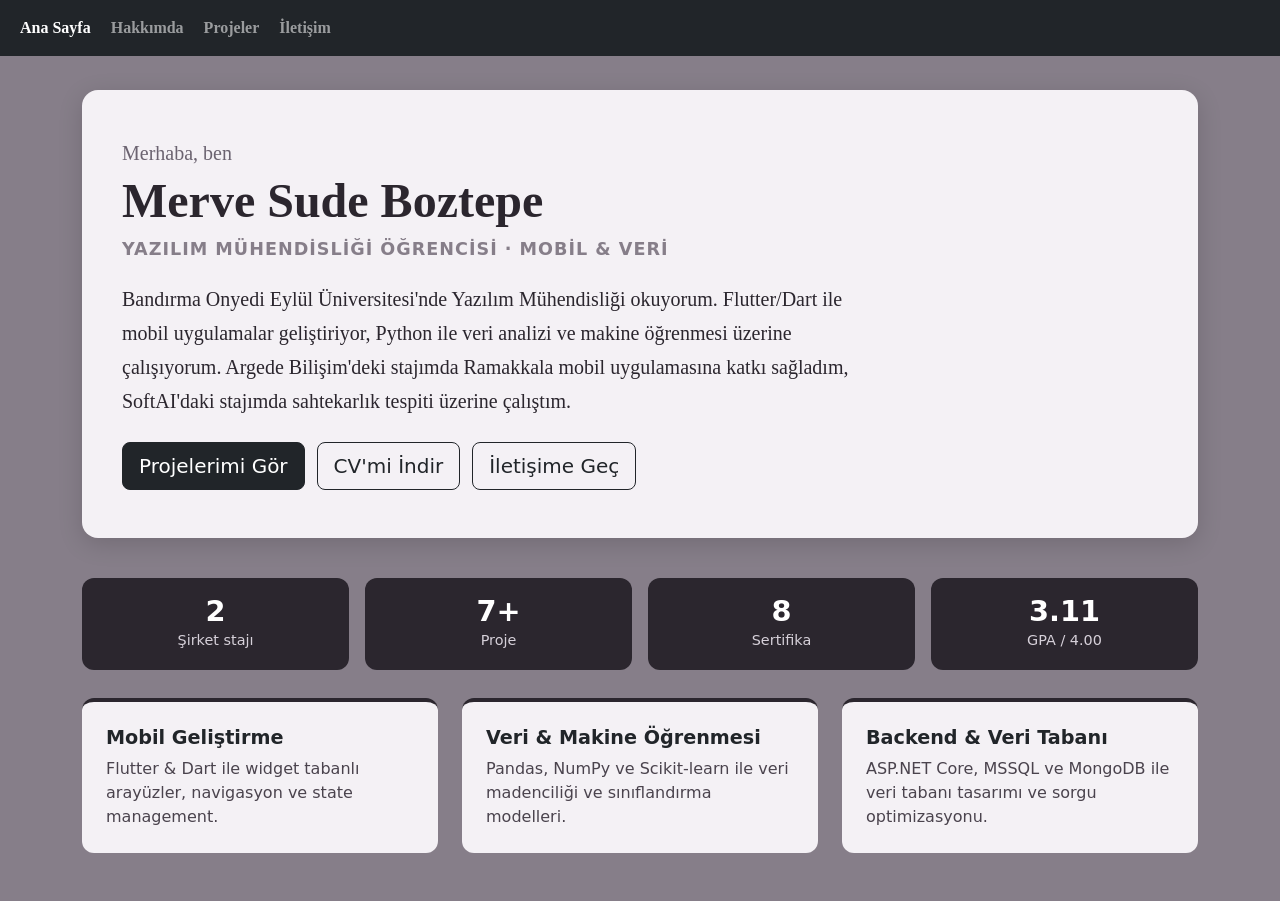
<file: index.html>
<!DOCTYPE html>
<html lang="tr">
<head>
   <meta charset="UTF-8">
   <meta name="viewport" content="width=device-width,initial-scale=1.0">
   <meta name="author" content="Merve Sude Boztepe">
   <title>Merve Sude Boztepe | Portföy</title>
   <link href="https://cdn.jsdelivr.net/npm/bootstrap@5.3.5/dist/css/bootstrap.min.css" rel="stylesheet" integrity="sha384-SgOJa3DmI69IUzQ2PVdRZhwQ+dy64/BUtbMJw1MZ8t5HZApcHrRKUc4W0kG879m7" crossorigin="anonymous">
   <link rel="stylesheet" href="style.css">
</head>
<body>

<nav class="navbar navbar-expand-sm bg-dark navbar-dark fixed-top">
   <div class="container-fluid">
     <ul class="navbar-nav">
       <li class="nav-item">
         <a class="nav-link active" href="index.html">Ana Sayfa</a>
       </li>
       <li class="nav-item">
         <a class="nav-link" href="hakkimda.html">Hakkımda</a>
       </li>
       <li class="nav-item">
         <a class="nav-link" href="projelerim.html">Projeler</a>
       </li>
       <li class="nav-item">
         <a class="nav-link" href="iletisim.html">İletişim</a>
       </li>
     </ul>
   </div>
</nav>

<main class="container hero">

   <!-- Tanıtım -->
   <section class="hero-kart">
      <p class="hero-ust">Merhaba, ben</p>
      <h1 class="hero-isim">Merve Sude Boztepe</h1>
      <p class="hero-unvan">Yazılım Mühendisliği Öğrencisi · Mobil &amp; Veri</p>
      <p class="hero-metin">
         Bandırma Onyedi Eylül Üniversitesi'nde Yazılım Mühendisliği okuyorum.
         Flutter/Dart ile mobil uygulamalar geliştiriyor, Python ile veri analizi ve
         makine öğrenmesi üzerine çalışıyorum. Argede Bilişim'deki stajımda Ramakkala mobil
         uygulamasına katkı sağladım, SoftAI'daki stajımda sahtekarlık tespiti üzerine çalıştım.
      </p>
      <div class="hero-butonlar">
         <a href="projelerim.html" class="btn btn-dark btn-lg">Projelerimi Gör</a>
         <a href="Merve_Sude_Boztepe_CV.pdf" class="btn btn-outline-dark btn-lg" download>CV'mi İndir</a>
         <a href="iletisim.html" class="btn btn-outline-dark btn-lg">İletişime Geç</a>
      </div>
   </section>

   <!-- Kısa rakamlar -->
   <section class="row g-3 rakamlar">
      <div class="col-6 col-md-3"><div class="rakam"><strong>2</strong><span>Şirket stajı</span></div></div>
      <div class="col-6 col-md-3"><div class="rakam"><strong>7+</strong><span>Proje</span></div></div>
      <div class="col-6 col-md-3"><div class="rakam"><strong>8</strong><span>Sertifika</span></div></div>
      <div class="col-6 col-md-3"><div class="rakam"><strong>3.11</strong><span>GPA / 4.00</span></div></div>
   </section>

   <!-- Odak alanları -->
   <section class="row g-4 mt-1 mb-5">
      <div class="col-md-4">
         <div class="alan">
            <h2>Mobil Geliştirme</h2>
            <p>Flutter &amp; Dart ile widget tabanlı arayüzler, navigasyon ve state management.</p>
         </div>
      </div>
      <div class="col-md-4">
         <div class="alan">
            <h2>Veri &amp; Makine Öğrenmesi</h2>
            <p>Pandas, NumPy ve Scikit-learn ile veri madenciliği ve sınıflandırma modelleri.</p>
         </div>
      </div>
      <div class="col-md-4">
         <div class="alan">
            <h2>Backend &amp; Veri Tabanı</h2>
            <p>ASP.NET Core, MSSQL ve MongoDB ile veri tabanı tasarımı ve sorgu optimizasyonu.</p>
         </div>
      </div>
   </section>

</main>

</body>
</html>
</file>
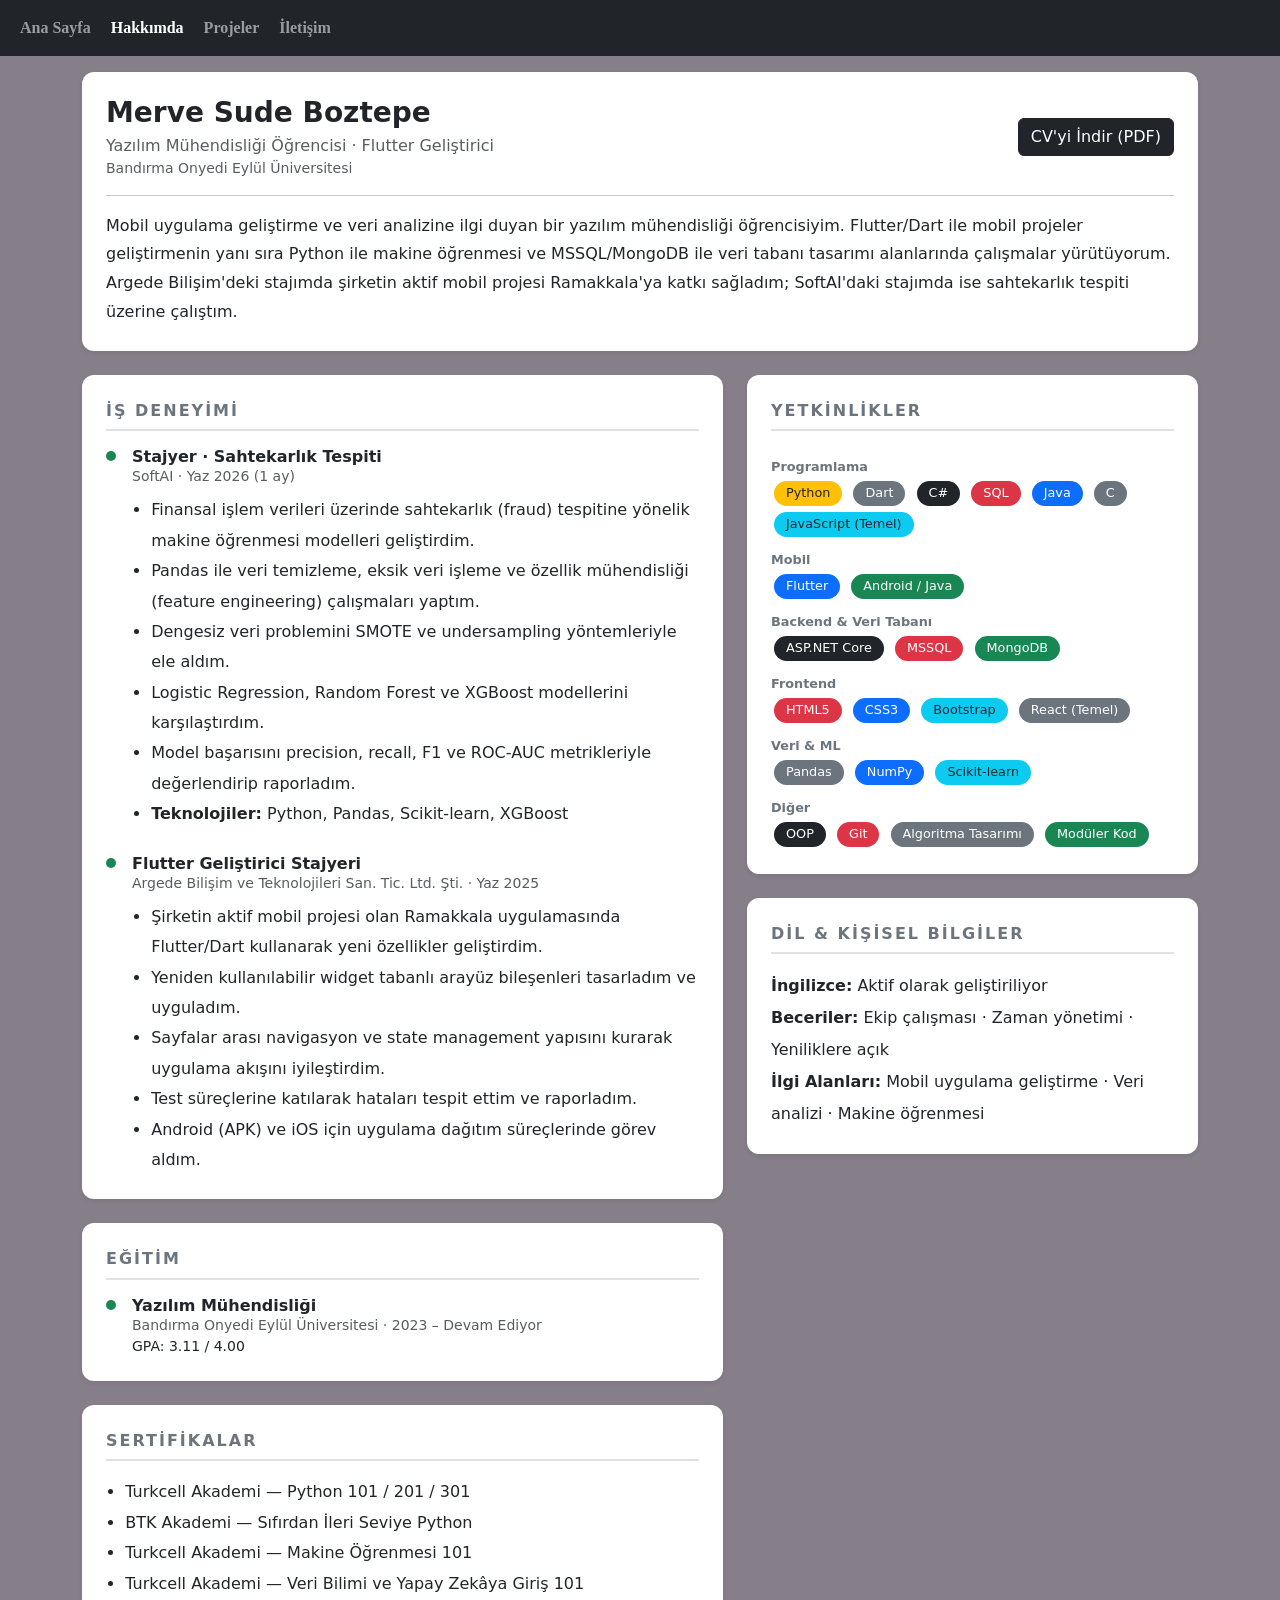
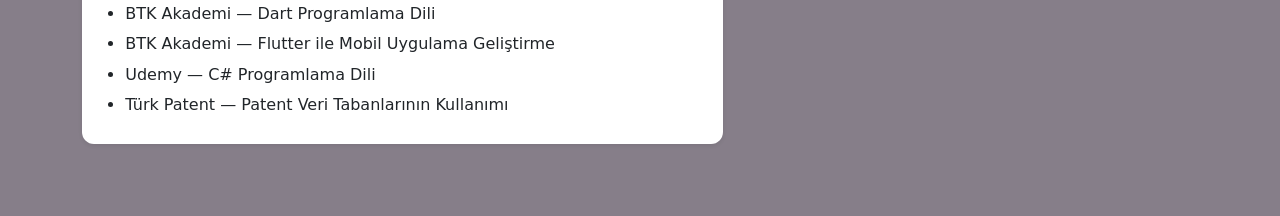
<file: hakkimda.html>
<!DOCTYPE html>
<html lang="tr">
<head>
  <meta charset="UTF-8">
  <meta name="viewport" content="width=device-width,initial-scale=1.0">
  <meta name="author" content="Merve Sude Boztepe">
  <title>Merve Sude Boztepe | Hakkımda</title>
  <link href="https://cdn.jsdelivr.net/npm/bootstrap@5.3.5/dist/css/bootstrap.min.css" rel="stylesheet" integrity="sha384-SgOJa3DmI69IUzQ2PVdRZhwQ+dy64/BUtbMJw1MZ8t5HZApcHrRKUc4W0kG879m7" crossorigin="anonymous">
  <script src="https://cdn.jsdelivr.net/npm/bootstrap@5.3.5/dist/js/bootstrap.bundle.min.js"></script>
  <link rel="stylesheet" href="style.css">
  <style>
    .section-title {
      font-size: 1rem;
      font-weight: 700;
      text-transform: uppercase;
      letter-spacing: 2px;
      color: #6c757d;
      margin-bottom: 1rem;
      border-bottom: 2px solid #dee2e6;
      padding-bottom: 0.4rem;
    }
    .card {
      border: none;
      border-radius: 12px;
    }
    .badge-skill {
      font-size: 0.8rem;
      padding: 6px 12px;
      border-radius: 20px;
      margin: 3px;
      font-weight: 500;
    }
    .skill-group {
      font-size: 0.8rem;
      font-weight: 700;
      color: #6c757d;
      margin: 10px 0 2px;
    }
    .skill-group:first-of-type { margin-top: 0; }
    .timeline-dot {
      width: 10px;
      height: 10px;
      background-color: #198754;
      border-radius: 50%;
      margin-top: 6px;
      flex-shrink: 0;
    }

    #buton {
      display: none;
      position: fixed;
      bottom: 20px;
      right: 30px;
      z-index: 99;
      font-size: 18px;
      border: none;
      outline: none;
      background-color: #555;
      color: white;
      cursor: pointer;
      padding: 15px;
      border-radius: 4px;
    }
    #buton:hover {
      background-color: #867e89;
    }
  </style>
</head>
<body>

  <nav class="navbar navbar-expand-sm bg-dark navbar-dark fixed-top">
    <div class="container-fluid">
      <ul class="navbar-nav">
        <li class="nav-item">
          <a class="nav-link" href="index.html">Ana Sayfa</a>
        </li>
        <li class="nav-item">
          <a class="nav-link active" href="hakkimda.html">Hakkımda</a>
        </li>
        <li class="nav-item">
          <a class="nav-link" href="projelerim.html">Projeler</a>
        </li>
        <li class="nav-item">
          <a class="nav-link" href="iletisim.html">İletişim</a>
        </li>
      </ul>
    </div>
  </nav>

  <div class="container mt-5 pt-4 pb-5">

    <div class="card shadow-sm p-4 mb-4">
      <div class="d-flex flex-wrap align-items-center justify-content-between gap-3">
        <div>
          <h1 class="h3 mb-1 fw-bold">Merve Sude Boztepe</h1>
          <p class="text-muted mb-0">Yazılım Mühendisliği Öğrencisi · Flutter Geliştirici</p>
          <p class="text-muted small mb-0">Bandırma Onyedi Eylül Üniversitesi</p>
        </div>
        <a href="Merve_Sude_Boztepe_CV.pdf" class="btn btn-dark" download>CV'yi İndir (PDF)</a>
      </div>
      <hr>
      <p class="mb-0" style="line-height: 1.8;">
        Mobil uygulama geliştirme ve veri analizine ilgi duyan bir yazılım mühendisliği öğrencisiyim.
        Flutter/Dart ile mobil projeler geliştirmenin yanı sıra Python ile makine öğrenmesi ve
        MSSQL/MongoDB ile veri tabanı tasarımı alanlarında çalışmalar yürütüyorum. Argede Bilişim'deki
        stajımda şirketin aktif mobil projesi Ramakkala'ya katkı sağladım; SoftAI'daki stajımda ise
        sahtekarlık tespiti üzerine çalıştım.
      </p>
    </div>

    <div class="row g-4">

      <div class="col-md-7">

        <div class="card shadow-sm p-4 mb-4">
          <p class="section-title">İş Deneyimi</p>
          <div class="d-flex gap-3 mb-4">
            <div class="timeline-dot mt-1"></div>
            <div>
              <h6 class="fw-bold mb-0">Stajyer · Sahtekarlık Tespiti</h6>
              <p class="text-muted small mb-2">SoftAI · Yaz 2026 (1 ay)</p>
              <ul class="mb-0" style="padding-left: 1.2rem; line-height: 1.9;">
                <li>Finansal işlem verileri üzerinde sahtekarlık (fraud) tespitine yönelik makine öğrenmesi modelleri geliştirdim.</li>
                <li>Pandas ile veri temizleme, eksik veri işleme ve özellik mühendisliği (feature engineering) çalışmaları yaptım.</li>
                <li>Dengesiz veri problemini SMOTE ve undersampling yöntemleriyle ele aldım.</li>
                <li>Logistic Regression, Random Forest ve XGBoost modellerini karşılaştırdım.</li>
                <li>Model başarısını precision, recall, F1 ve ROC-AUC metrikleriyle değerlendirip raporladım.</li>
                <li><span class="fw-semibold">Teknolojiler:</span> Python, Pandas, Scikit-learn, XGBoost</li>
              </ul>
            </div>
          </div>
          <div class="d-flex gap-3">
            <div class="timeline-dot mt-1"></div>
            <div>
              <h6 class="fw-bold mb-0">Flutter Geliştirici Stajyeri</h6>
              <p class="text-muted small mb-2">Argede Bilişim ve Teknolojileri San. Tic. Ltd. Şti. · Yaz 2025</p>
              <ul class="mb-0" style="padding-left: 1.2rem; line-height: 1.9;">
                <li>Şirketin aktif mobil projesi olan Ramakkala uygulamasında Flutter/Dart kullanarak yeni özellikler geliştirdim.</li>
                <li>Yeniden kullanılabilir widget tabanlı arayüz bileşenleri tasarladım ve uyguladım.</li>
                <li>Sayfalar arası navigasyon ve state management yapısını kurarak uygulama akışını iyileştirdim.</li>
                <li>Test süreçlerine katılarak hataları tespit ettim ve raporladım.</li>
                <li>Android (APK) ve iOS için uygulama dağıtım süreçlerinde görev aldım.</li>
              </ul>
            </div>
          </div>
        </div>

        <div class="card shadow-sm p-4 mb-4">
          <p class="section-title">Eğitim</p>
          <div class="d-flex gap-3">
            <div class="timeline-dot mt-1"></div>
            <div>
              <h6 class="fw-bold mb-0">Yazılım Mühendisliği</h6>
              <p class="text-muted small mb-0">Bandırma Onyedi Eylül Üniversitesi · 2023 – Devam Ediyor</p>
              <p class="small mb-0">GPA: 3.11 / 4.00</p>
            </div>
          </div>
        </div>

        <div class="card shadow-sm p-4 mb-4">
          <p class="section-title">Sertifikalar</p>
          <ul class="mb-0" style="padding-left: 1.2rem; line-height: 1.9;">
            <li>Turkcell Akademi — Python 101 / 201 / 301</li>
            <li>BTK Akademi — Sıfırdan İleri Seviye Python</li>
            <li>Turkcell Akademi — Makine Öğrenmesi 101</li>
            <li>Turkcell Akademi — Veri Bilimi ve Yapay Zekâya Giriş 101</li>
            <li>BTK Akademi — Dart Programlama Dili</li>
            <li>BTK Akademi — Flutter ile Mobil Uygulama Geliştirme</li>
            <li>Udemy — C# Programlama Dili</li>
            <li>Türk Patent — Patent Veri Tabanlarının Kullanımı</li>
          </ul>
        </div>

      </div>

      <div class="col-md-5">

        <div class="card shadow-sm p-4 mb-4">
          <p class="section-title">Yetkinlikler</p>

          <p class="skill-group">Programlama</p>
          <div>
            <span class="badge bg-warning text-dark badge-skill">Python</span>
            <span class="badge bg-secondary badge-skill">Dart</span>
            <span class="badge bg-dark badge-skill">C#</span>
            <span class="badge bg-danger badge-skill">SQL</span>
            <span class="badge bg-primary badge-skill">Java</span>
            <span class="badge bg-secondary badge-skill">C</span>
            <span class="badge bg-info text-dark badge-skill">JavaScript (Temel)</span>
          </div>

          <p class="skill-group">Mobil</p>
          <div>
            <span class="badge bg-primary badge-skill">Flutter</span>
            <span class="badge bg-success badge-skill">Android / Java</span>
          </div>

          <p class="skill-group">Backend &amp; Veri Tabanı</p>
          <div>
            <span class="badge bg-dark badge-skill">ASP.NET Core</span>
            <span class="badge bg-danger badge-skill">MSSQL</span>
            <span class="badge bg-success badge-skill">MongoDB</span>
          </div>

          <p class="skill-group">Frontend</p>
          <div>
            <span class="badge bg-danger badge-skill">HTML5</span>
            <span class="badge bg-primary badge-skill">CSS3</span>
            <span class="badge bg-info text-dark badge-skill">Bootstrap</span>
            <span class="badge bg-secondary badge-skill">React (Temel)</span>
          </div>

          <p class="skill-group">Veri &amp; ML</p>
          <div>
            <span class="badge bg-secondary badge-skill">Pandas</span>
            <span class="badge bg-primary badge-skill">NumPy</span>
            <span class="badge bg-info text-dark badge-skill">Scikit-learn</span>
          </div>

          <p class="skill-group">Diğer</p>
          <div>
            <span class="badge bg-dark badge-skill">OOP</span>
            <span class="badge bg-danger badge-skill">Git</span>
            <span class="badge bg-secondary badge-skill">Algoritma Tasarımı</span>
            <span class="badge bg-success badge-skill">Modüler Kod</span>
          </div>
        </div>

        <!-- Kişisel Bilgiler -->
        <div class="card shadow-sm p-4 mb-4">
          <p class="section-title">Dil &amp; Kişisel Bilgiler</p>
          <ul class="list-unstyled mb-0" style="line-height: 2;">
            <li><span class="fw-semibold">İngilizce:</span> Aktif olarak geliştiriliyor</li>
            <li><span class="fw-semibold">Beceriler:</span> Ekip çalışması · Zaman yönetimi · Yeniliklere açık</li>
            <li><span class="fw-semibold">İlgi Alanları:</span> Mobil uygulama geliştirme · Veri analizi · Makine öğrenmesi</li>
          </ul>
        </div>

      </div>
    </div>
  </div>

  <button onclick="topFunction()" id="buton" title="Başa dön">Başa Dön</button>

  <script>
    let mybutton = document.getElementById("buton");

    window.onscroll = function() { scrollFunction(); };

    function scrollFunction() {
      if (document.body.scrollTop > 20 || document.documentElement.scrollTop > 20) {
        mybutton.style.display = "block";
      } else {
        mybutton.style.display = "none";
      }
    }

    function topFunction() {
      document.body.scrollTop = 0;
      document.documentElement.scrollTop = 0;
    }
  </script>

</body>
</html>
</file>
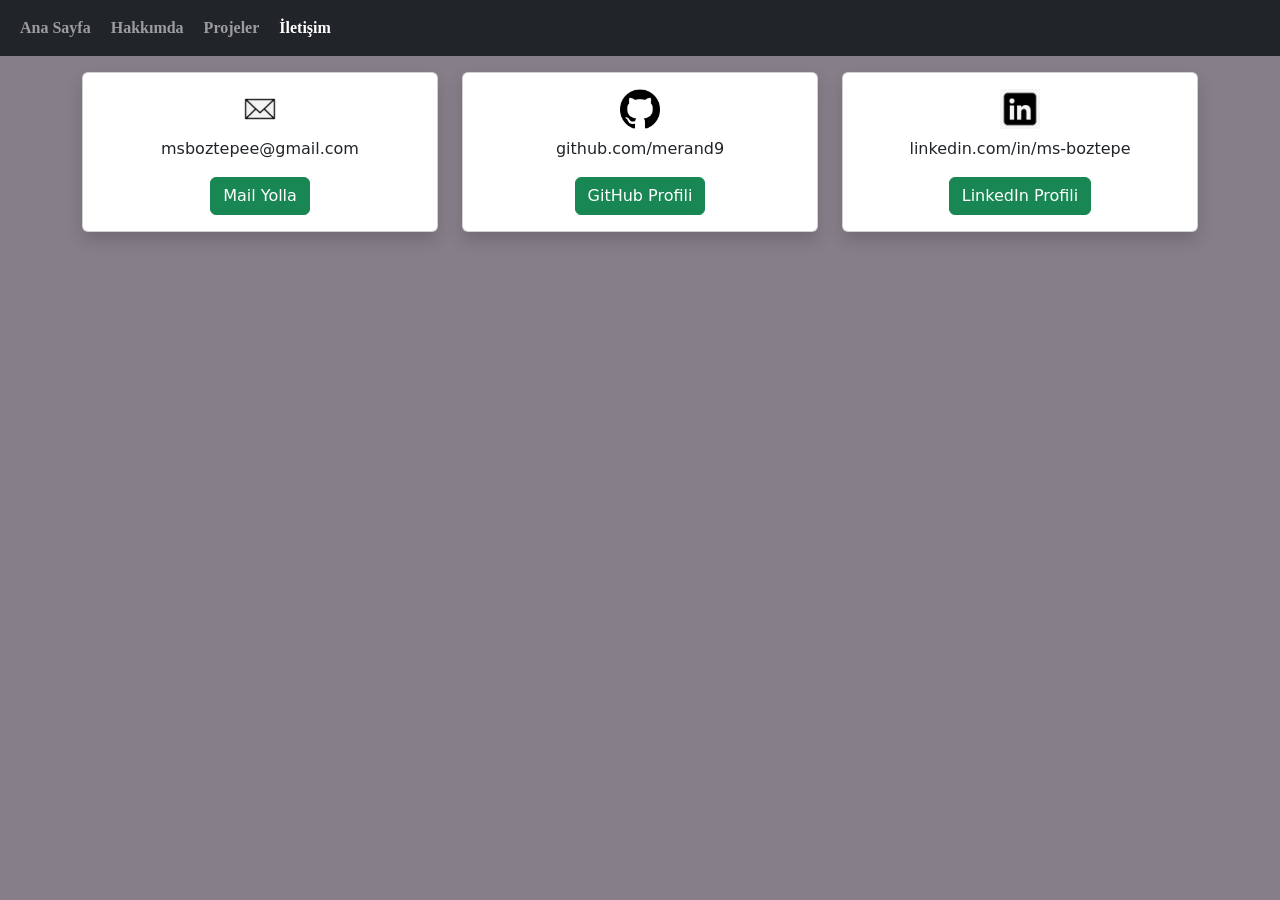
<file: iletisim.html>
<!DOCTYPE html>
<html lang="tr">
<head>
   <meta charset="UTF-8">
   <meta name="viewport" content="width=device-width,initial-scale=1.0">
   <meta name="author" content="Merve Sude Boztepe">
   <title>Merve Sude Boztepe | İletişim</title>
   <link href="https://cdn.jsdelivr.net/npm/bootstrap@5.3.5/dist/css/bootstrap.min.css" rel="stylesheet" integrity="sha384-SgOJa3DmI69IUzQ2PVdRZhwQ+dy64/BUtbMJw1MZ8t5HZApcHrRKUc4W0kG879m7" crossorigin="anonymous">
   <script src="https://cdn.jsdelivr.net/npm/bootstrap@5.3.5/dist/js/bootstrap.bundle.min.js"></script>
   <link rel="stylesheet" href="style.css">
</head>
<body>

<nav class="navbar navbar-expand-sm bg-dark navbar-dark fixed-top">
  <div class="container-fluid">
    <ul class="navbar-nav">
      <li class="nav-item">
        <a class="nav-link" href="index.html">Ana Sayfa</a>
      </li>
      <li class="nav-item">
        <a class="nav-link" href="hakkimda.html">Hakkımda</a>
      </li>
      <li class="nav-item">
        <a class="nav-link" href="projelerim.html">Projeler</a>
      </li>
      <li class="nav-item">
        <a class="nav-link active" href="iletisim.html">İletişim</a>
      </li>
    </ul>
  </div>
</nav>

<div class="container mt-5 pt-4">
  <div class="row text-center">

    <div class="col-md-4 mb-4">
      <div class="card h-100 shadow">
        <div class="card-body">
          <h5 class="card-title"><img src="mail.jpeg" width="40" height="40" alt="Mail"></h5>
          <p class="card-text">msboztepee@gmail.com</p>
          <a href="mailto:msboztepee@gmail.com" class="btn btn-success">Mail Yolla</a>
        </div>
      </div>
    </div>


    <div class="col-md-4 mb-4">
      <div class="card h-100 shadow">
        <div class="card-body">
          <h5 class="card-title"><img src="github.png" width="40" height="40" alt="GitHub"></h5>
          <p class="card-text">github.com/merand9</p>
          <a href="https://github.com/merand9" target="_blank" class="btn btn-success">GitHub Profili</a>
        </div>
      </div>
    </div>

    <div class="col-md-4 mb-4">
      <div class="card h-100 shadow">
        <div class="card-body">
          <h5 class="card-title"><img src="linkedin.jpeg" width="40" height="40" alt="LinkedIn"></h5>
          <p class="card-text">linkedin.com/in/ms-boztepe</p>
          <a href="https://www.linkedin.com/in/ms-boztepe" target="_blank" class="btn btn-success">LinkedIn Profili</a>
        </div>
      </div>
    </div>

  </div>
</div>

</body>
</html>
</file>
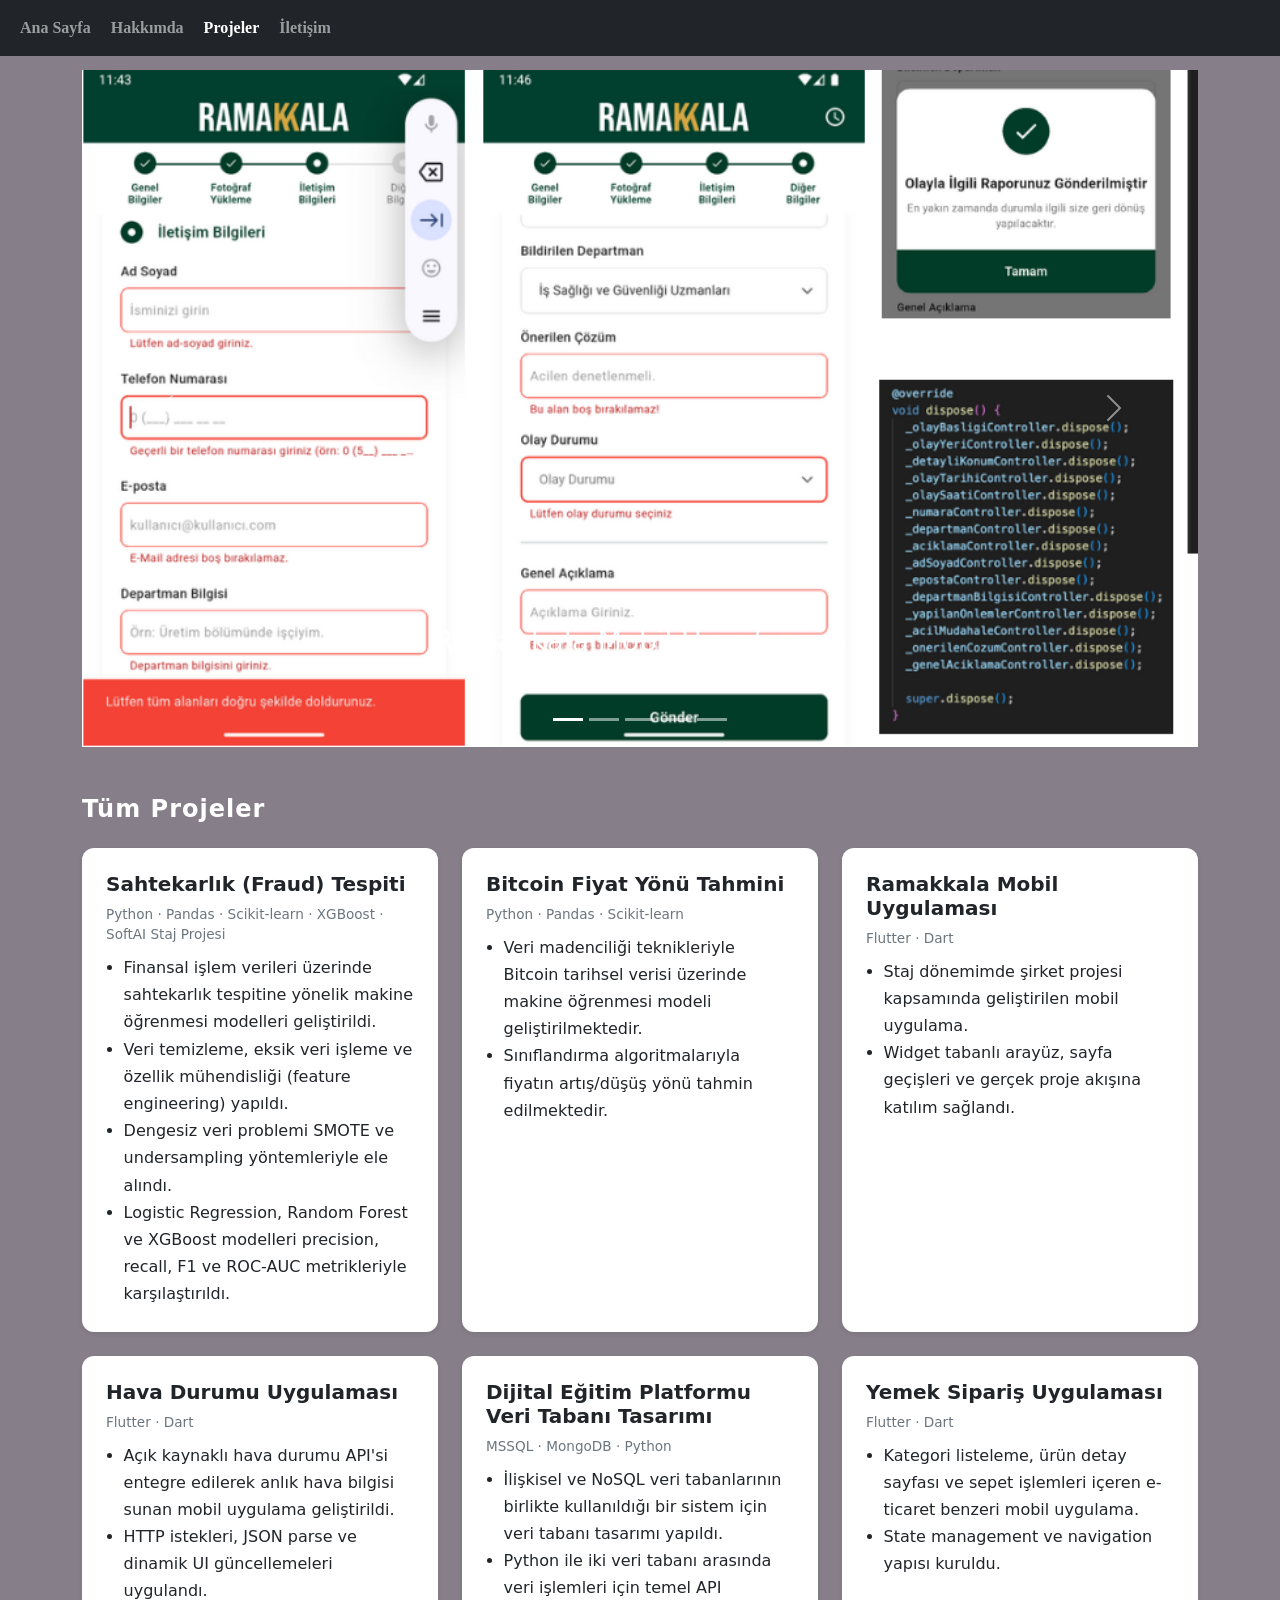
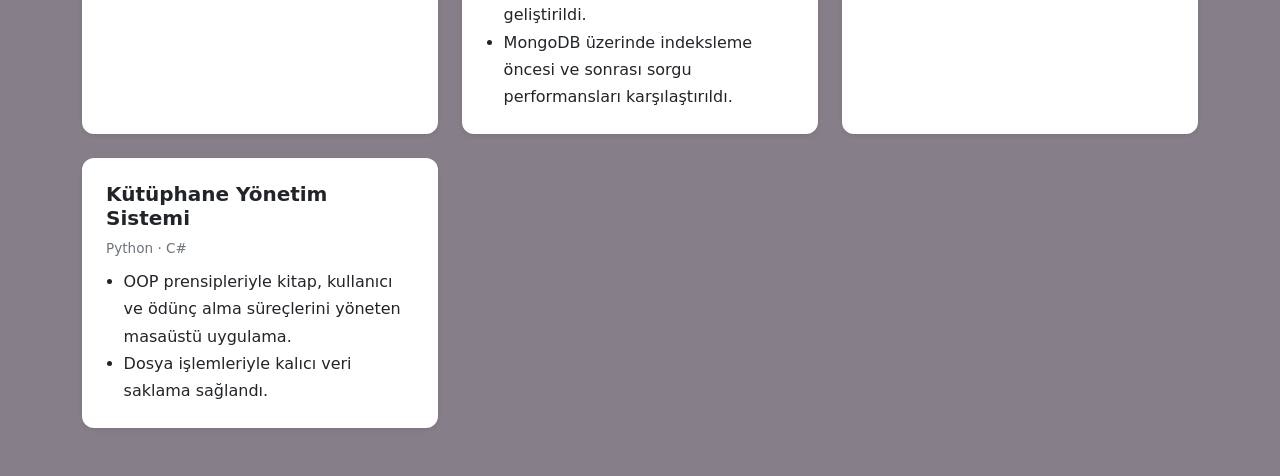
<file: projelerim.html>
<!DOCTYPE html>
<html lang="tr">
<head>
  <title>Merve Sude Boztepe | Projeler</title>
  <meta name="author" content="Merve Sude Boztepe">
  <meta charset="utf-8">
  <meta name="viewport" content="width=device-width, initial-scale=1.0">
  <link href="https://cdn.jsdelivr.net/npm/bootstrap@5.3.5/dist/css/bootstrap.min.css" rel="stylesheet">
  <script src="https://cdn.jsdelivr.net/npm/bootstrap@5.3.5/dist/js/bootstrap.bundle.min.js"></script>
  <link rel="stylesheet" href="style.css">
  <style>
    .proje-kart {
      border: none;
      border-radius: 12px;
      height: 100%;
    }
    .proje-kart h5 { font-weight: 700; }
    .proje-tek {
      font-size: 0.85rem;
      color: #6c757d;
      margin-bottom: 0.6rem;
    }
    .proje-kart ul {
      padding-left: 1.1rem;
      margin-bottom: 0;
      line-height: 1.7;
    }
    .baslik {
      color: #fff;
      font-weight: 700;
      letter-spacing: 1px;
    }
  </style>
</head>
<body>

  <nav class="navbar navbar-expand-sm bg-dark navbar-dark fixed-top">
    <div class="container-fluid">
      <ul class="navbar-nav">
        <li class="nav-item">
          <a class="nav-link" href="index.html">Ana Sayfa</a>
        </li>
        <li class="nav-item">
          <a class="nav-link" href="hakkimda.html">Hakkımda</a>
        </li>
        <li class="nav-item">
          <a class="nav-link active" href="projelerim.html">Projeler</a>
        </li>
        <li class="nav-item">
          <a class="nav-link" href="iletisim.html">İletişim</a>
        </li>
      </ul>
    </div>
  </nav>

  <div class="container" style="margin-top: 70px;">
    <div id="myCarousel" class="carousel slide" data-bs-ride="carousel">

      <div class="carousel-indicators">
        <button type="button" data-bs-target="#myCarousel" data-bs-slide-to="0" class="active" aria-current="true" aria-label="Slide 1"></button>
        <button type="button" data-bs-target="#myCarousel" data-bs-slide-to="1" aria-label="Slide 2"></button>
        <button type="button" data-bs-target="#myCarousel" data-bs-slide-to="2" aria-label="Slide 3"></button>
        <button type="button" data-bs-target="#myCarousel" data-bs-slide-to="3" aria-label="Slide 4"></button>
        <button type="button" data-bs-target="#myCarousel" data-bs-slide-to="4" aria-label="Slide 5"></button>
      </div>

      <div class="carousel-inner">

        <div class="carousel-item active">
          <img src="ramakkala.jpg" class="d-block w-100" alt="Ramakkala Flutter Uygulaması">
          <div class="carousel-caption d-none d-md-block">
            <h3>Ramakkala Mobil Uygulaması</h3>
            <p>Flutter, Dart · Staj Projesi</p>
          </div>
        </div>

        <div class="carousel-item">
          <img src="yemekuyg.jpg" class="d-block w-100" alt="Yemek Sipariş Uygulaması">
          <div class="carousel-caption d-none d-md-block">
            <h3>Yemek Sipariş Mobil Uygulaması</h3>
            <p>Flutter, Dart</p>
          </div>
        </div>

        <div class="carousel-item">
          <img src="kutuphane.jpg" class="d-block w-100" alt="Kütüphane Yönetim Sistemi">
          <div class="carousel-caption d-none d-md-block">
            <h3>Kütüphane Yönetim Sistemi</h3>
            <p>Python, C#</p>
          </div>
        </div>

        <div class="carousel-item">
          <img src="ogrencitopluluk.jpeg" class="d-block w-100" alt="Python Öğrenci Topluluğu">
          <div class="carousel-caption d-none d-md-block">
            <h3>Öğrenci Topluluğu Kayıt Sistemi</h3>
            <p>Python</p>
          </div>
        </div>

        <div class="carousel-item">
          <img src="website.jpeg" class="d-block w-100" alt="Portfolyo Web Sitesi">
          <div class="carousel-caption d-none d-md-block">
            <h3>Portfolyo Web Sitesi</h3>
            <p>HTML, CSS, Bootstrap</p>
          </div>
        </div>

      </div>

      <button class="carousel-control-prev" type="button" data-bs-target="#myCarousel" data-bs-slide="prev">
        <span class="carousel-control-prev-icon" aria-hidden="true"></span>
        <span class="visually-hidden">Önceki</span>
      </button>
      <button class="carousel-control-next" type="button" data-bs-target="#myCarousel" data-bs-slide="next">
        <span class="carousel-control-next-icon" aria-hidden="true"></span>
        <span class="visually-hidden">Sonraki</span>
      </button>

    </div>
  </div>

  <!-- Tüm projeler -->
  <div class="container my-5">
    <h2 class="h4 baslik mb-4">Tüm Projeler</h2>
    <div class="row g-4">

      <div class="col-md-6 col-lg-4">
        <div class="card proje-kart shadow-sm p-4">
          <h5>Sahtekarlık (Fraud) Tespiti</h5>
          <p class="proje-tek">Python · Pandas · Scikit-learn · XGBoost · SoftAI Staj Projesi</p>
          <ul>
            <li>Finansal işlem verileri üzerinde sahtekarlık tespitine yönelik makine öğrenmesi modelleri geliştirildi.</li>
            <li>Veri temizleme, eksik veri işleme ve özellik mühendisliği (feature engineering) yapıldı.</li>
            <li>Dengesiz veri problemi SMOTE ve undersampling yöntemleriyle ele alındı.</li>
            <li>Logistic Regression, Random Forest ve XGBoost modelleri precision, recall, F1 ve ROC-AUC metrikleriyle karşılaştırıldı.</li>
          </ul>
        </div>
      </div>

      <div class="col-md-6 col-lg-4">
        <div class="card proje-kart shadow-sm p-4">
          <h5>Bitcoin Fiyat Yönü Tahmini</h5>
          <p class="proje-tek">Python · Pandas · Scikit-learn</p>
          <ul>
            <li>Veri madenciliği teknikleriyle Bitcoin tarihsel verisi üzerinde makine öğrenmesi modeli geliştirilmektedir.</li>
            <li>Sınıflandırma algoritmalarıyla fiyatın artış/düşüş yönü tahmin edilmektedir.</li>
          </ul>
        </div>
      </div>

      <div class="col-md-6 col-lg-4">
        <div class="card proje-kart shadow-sm p-4">
          <h5>Ramakkala Mobil Uygulaması</h5>
          <p class="proje-tek">Flutter · Dart</p>
          <ul>
            <li>Staj dönemimde şirket projesi kapsamında geliştirilen mobil uygulama.</li>
            <li>Widget tabanlı arayüz, sayfa geçişleri ve gerçek proje akışına katılım sağlandı.</li>
          </ul>
        </div>
      </div>

      <div class="col-md-6 col-lg-4">
        <div class="card proje-kart shadow-sm p-4">
          <h5>Hava Durumu Uygulaması</h5>
          <p class="proje-tek">Flutter · Dart</p>
          <ul>
            <li>Açık kaynaklı hava durumu API'si entegre edilerek anlık hava bilgisi sunan mobil uygulama geliştirildi.</li>
            <li>HTTP istekleri, JSON parse ve dinamik UI güncellemeleri uygulandı.</li>
          </ul>
        </div>
      </div>

      <div class="col-md-6 col-lg-4">
        <div class="card proje-kart shadow-sm p-4">
          <h5>Dijital Eğitim Platformu Veri Tabanı Tasarımı</h5>
          <p class="proje-tek">MSSQL · MongoDB · Python</p>
          <ul>
            <li>İlişkisel ve NoSQL veri tabanlarının birlikte kullanıldığı bir sistem için veri tabanı tasarımı yapıldı.</li>
            <li>Python ile iki veri tabanı arasında veri işlemleri için temel API geliştirildi.</li>
            <li>MongoDB üzerinde indeksleme öncesi ve sonrası sorgu performansları karşılaştırıldı.</li>
          </ul>
        </div>
      </div>

      <div class="col-md-6 col-lg-4">
        <div class="card proje-kart shadow-sm p-4">
          <h5>Yemek Sipariş Uygulaması</h5>
          <p class="proje-tek">Flutter · Dart</p>
          <ul>
            <li>Kategori listeleme, ürün detay sayfası ve sepet işlemleri içeren e-ticaret benzeri mobil uygulama.</li>
            <li>State management ve navigation yapısı kuruldu.</li>
          </ul>
        </div>
      </div>

      <div class="col-md-6 col-lg-4">
        <div class="card proje-kart shadow-sm p-4">
          <h5>Kütüphane Yönetim Sistemi</h5>
          <p class="proje-tek">Python · C#</p>
          <ul>
            <li>OOP prensipleriyle kitap, kullanıcı ve ödünç alma süreçlerini yöneten masaüstü uygulama.</li>
            <li>Dosya işlemleriyle kalıcı veri saklama sağlandı.</li>
          </ul>
        </div>
      </div>

    </div>
  </div>

</body>
</html>
</file>
<file: style.css>
body {
	background-color: #867e89;
}

/* ---------- Navbar ---------- */
/* Telefonda da menü yan yana dursun, sayfa içeriğinin üstünü kapatmasın */
.navbar-nav {
	flex-direction: row;
	flex-wrap: wrap;
	gap: 4px;
}
.navbar-nav .nav-link {
	padding-left: 8px;
	padding-right: 8px;
}
.navbar-nav .nav-link {
	font-family: 'Times New Roman', Times, serif;
	font-weight: bold;
}
.navbar-nav .nav-link:hover {
	background-color: #867e89;
	color: black;
}
.navbar-nav .nav-link:active {
	background-color: white;
	color: #867e89;
}

/* ---------- Ana sayfa ---------- */
.hero {
	padding-top: 90px;
}

.hero-kart {
	background: #f4f1f5;
	border-radius: 16px;
	padding: 48px 40px;
	box-shadow: 0 6px 24px rgba(0, 0, 0, 0.15);
}

.hero-ust {
	font-family: 'Times New Roman', Times, serif;
	font-size: 20px;
	color: #6b6370;
	margin-bottom: 4px;
}

.hero-isim {
	font-family: 'Times New Roman', Times, serif;
	font-weight: 700;
	font-size: 3rem;
	color: #2b262e;
	margin-bottom: 6px;
}

.hero-unvan {
	font-size: 1.1rem;
	font-weight: 600;
	color: #867e89;
	letter-spacing: 1px;
	text-transform: uppercase;
	margin-bottom: 20px;
}

.hero-metin {
	font-family: 'Times New Roman', Times, serif;
	font-size: 20px;
	line-height: 1.7;
	max-width: 760px;
	color: #2b262e;
}

.hero-butonlar {
	display: flex;
	flex-wrap: wrap;
	gap: 12px;
	margin-top: 24px;
}

.rakamlar {
	margin-top: 8px;
	padding-top: 16px;
}

.rakam {
	background: #2b262e;
	color: #fff;
	border-radius: 12px;
	padding: 18px 12px;
	text-align: center;
}
.rakam strong {
	display: block;
	font-size: 1.8rem;
	line-height: 1.1;
}
.rakam span {
	font-size: 0.9rem;
	color: #d6d0d9;
}

.alan {
	background: #f4f1f5;
	border-radius: 12px;
	padding: 24px;
	height: 100%;
	border-top: 4px solid #2b262e;
}
.alan h2 {
	font-size: 1.2rem;
	font-weight: 700;
	margin-bottom: 8px;
}
.alan p {
	margin: 0;
	color: #4a434d;
}

@media screen and (max-width: 800px) {
	.hero-kart { padding: 32px 22px; }
	.hero-isim { font-size: 2.2rem; }
	.hero-metin { font-size: 17px; }
}

@media screen and (max-width: 400px) {
	.hero-isim { font-size: 1.8rem; }
	.hero-metin { font-size: 15px; }
}
</file>
